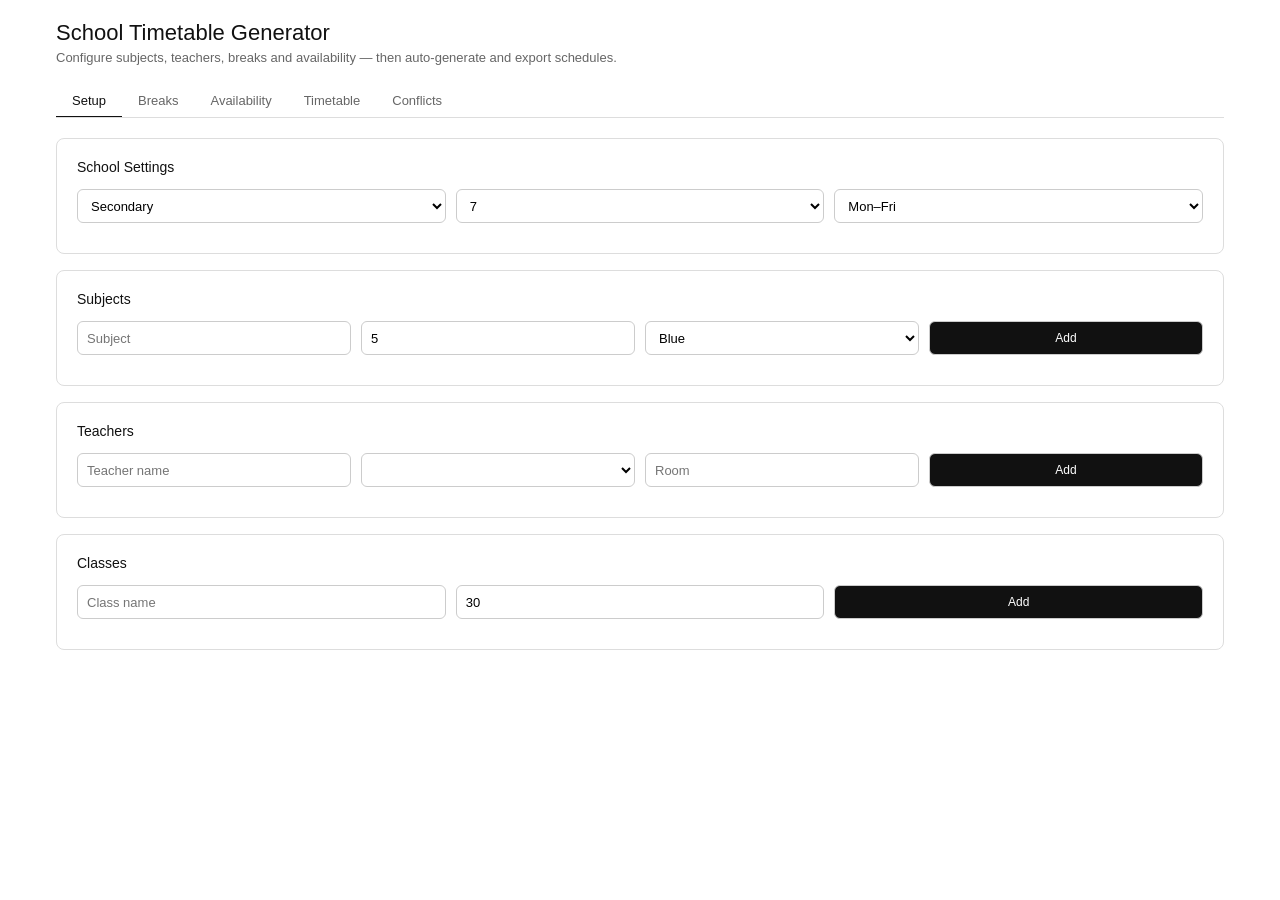
<file: autoversion.html>
<!DOCTYPE html>
<html lang="en">
<head>
<meta charset="UTF-8">
<meta name="viewport" content="width=device-width, initial-scale=1.0">
<title>School Timetable Generator</title>

<style>
*{box-sizing:border-box;margin:0;padding:0}
.app{max-width:1200px;margin:0 auto;padding:1.25rem 1rem;font-family:Arial, sans-serif;color:#111}
h1{font-size:22px;font-weight:500;margin-bottom:4px}
.subtitle{font-size:13px;color:#666;margin-bottom:1.25rem}
.tabs{display:flex;gap:0;border-bottom:1px solid #ddd;margin-bottom:1.25rem;overflow-x:auto}
.tab{padding:8px 16px;font-size:13px;cursor:pointer;border:none;background:none;color:#666;border-bottom:2px solid transparent;margin-bottom:-1px}
.tab.active{color:#111;border-bottom-color:#111;font-weight:500}
.panel{display:none}.panel.active{display:block}

.card{background:#fff;border:1px solid #ddd;border-radius:8px;padding:1.25rem;margin-bottom:1rem}
.sec{font-size:14px;font-weight:500;margin-bottom:.875rem}

.row2{display:grid;grid-template-columns:1fr 1fr;gap:10px;margin-bottom:10px}
.row3{display:grid;grid-template-columns:1fr 1fr 1fr;gap:10px;margin-bottom:10px}
.row4{display:grid;grid-template-columns:1fr 1fr 1fr 1fr;gap:10px;margin-bottom:10px}

.fg{display:flex;flex-direction:column;gap:4px}
label{font-size:12px;color:#666}

input,select{
  height:34px;
  padding:0 9px;
  border:1px solid #ccc;
  border-radius:6px;
  font-size:13px;
  background:#fff;
  width:100%;
}

.btn{
  height:34px;
  padding:0 14px;
  border:1px solid #ccc;
  border-radius:6px;
  font-size:12px;
  cursor:pointer;
  background:#fff;
}

.btn-p{background:#111;color:#fff}
.btn-d{color:red;border-color:red}

.ilist{display:flex;flex-direction:column;gap:5px;margin-top:10px}
.irow{
  display:flex;
  align-items:center;
  justify-content:space-between;
  padding:7px 10px;
  background:#f5f5f5;
  border-radius:6px;
  font-size:12px;
}

/* TIMETABLE */
.tt-wrap{overflow-x:auto}
table.tt{border-collapse:collapse;width:100%}
table.tt th,table.tt td{
  border:1px solid #ddd;
  font-size:11px;
  text-align:center;
}
table.tt th{
  background:#f5f5f5;
  padding:5px 6px;
}
table.tt td{
  background:#fff;
  cursor:pointer;
  height:50px;
}

/* EMPTY */
.empty{
  text-align:center;
  padding:2rem 1rem;
  color:#666;
  font-size:13px;
}

/* MODAL */
.modal-bg{
  display:none;
  position:fixed;
  inset:0;
  background:rgba(0,0,0,.45);
  z-index:200;
  align-items:center;
  justify-content:center;
}
.modal-bg.open{display:flex}

.modal{
  background:#fff;
  border-radius:8px;
  padding:1.25rem;
  width:360px;
  max-width:90vw;
  border:1px solid #ccc;
}

.modal h3{
  font-size:15px;
  margin-bottom:.875rem;
}

.modal-btns{
  display:flex;
  gap:7px;
  justify-content:flex-end;
  margin-top:.875rem;
}

/* TOAST */
.toast{
  position:fixed;
  bottom:24px;
  left:50%;
  transform:translateX(-50%);
  background:#111;
  color:#fff;
  padding:9px 18px;
  border-radius:6px;
  font-size:13px;
  z-index:999;
  opacity:0;
  transition:.2s;
}
.toast.show{opacity:1}

/* RESPONSIVE */
@media(max-width:640px){
  .row2,.row3,.row4{
    grid-template-columns:1fr;
  }
}
</style>
</head>

<body>

<div class="app">
<h1>School Timetable Generator</h1>
<p class="subtitle">Configure subjects, teachers, breaks and availability — then auto-generate and export schedules.</p>

<!-- TABS -->
<div class="tabs">
  <button class="tab active" onclick="showTab('setup')">Setup</button>
  <button class="tab" onclick="showTab('breaks')">Breaks</button>
  <button class="tab" onclick="showTab('avail')">Availability</button>
  <button class="tab" onclick="showTab('timetable')">Timetable</button>
  <button class="tab" onclick="showTab('conflicts')">Conflicts</button>
</div>

<!-- SETUP -->
<div id="tab-setup" class="panel active">

  <div class="card">
    <div class="sec">School Settings</div>
    <div class="row3">
      <select id="level">
        <option value="primary">Primary</option>
        <option value="secondary" selected>Secondary</option>
      </select>
      <select id="ppd">
        <option>5</option><option>6</option><option selected>7</option>
      </select>
      <select id="sdays">
        <option value="5">Mon–Fri</option>
        <option value="6">Mon–Sat</option>
      </select>
    </div>
  </div>

  <div class="card">
    <div class="sec">Subjects</div>
    <div class="row4">
      <input type="text" id="sname" placeholder="Subject">
      <input type="number" id="sper" value="5">
      <select id="scol">
        <option value="blue">Blue</option>
        <option value="teal">Teal</option>
        <option value="purple">Purple</option>
      </select>
      <button class="btn btn-p" onclick="addSubject()">Add</button>
    </div>
    <div class="ilist" id="sublist"></div>
  </div>

  <div class="card">
    <div class="sec">Teachers</div>
    <div class="row4">
      <input type="text" id="tname" placeholder="Teacher name">
      <select id="tsubj"></select>
      <input type="text" id="troom" placeholder="Room">
      <button class="btn btn-p" onclick="addTeacher()">Add</button>
    </div>
    <div class="ilist" id="tealist"></div>
  </div>

  <div class="card">
    <div class="sec">Classes</div>
    <div class="row3">
      <input type="text" id="cname" placeholder="Class name">
      <input type="number" id="csize" value="30">
      <button class="btn btn-p" onclick="addClass()">Add</button>
    </div>
    <div class="ilist" id="classlist"></div>
  </div>

</div>

<!-- BREAKS -->
<div id="tab-breaks" class="panel">
  <div class="card">
    <div class="sec">Breaks</div>
    <div id="break-cfg"></div>
  </div>
</div>

<!-- AVAILABILITY -->
<div id="tab-avail" class="panel">
  <div class="card">
    <div class="sec">Teacher Availability</div>
    <select id="avail-tea"></select>
    <div id="avail-area"></div>
  </div>
</div>

<!-- TIMETABLE -->
<div id="tab-timetable" class="panel">
  <div class="card">
    <button class="btn btn-p" onclick="generateAll()">Auto Generate</button>
    <div id="tt-area">
      <div class="empty">Add data and generate timetable</div>
    </div>
  </div>
</div>

<!-- CONFLICTS -->
<div id="tab-conflicts" class="panel">
  <div class="card">
    <div id="conflict-area"></div>
  </div>
</div>

</div>

<!-- MODAL -->
<div class="modal-bg" id="slot-modal">
  <div class="modal">
    <h3>Edit Slot</h3>
    <select id="m-sub"></select>
    <select id="m-tea"></select>
    <input type="text" id="m-room">
    <div class="modal-btns">
      <button class="btn btn-d" onclick="clearSlot()">Clear</button>
      <button class="btn" onclick="closeModal()">Cancel</button>
      <button class="btn btn-p" onclick="saveSlot()">Save</button>
    </div>
  </div>
</div>

<div class="toast" id="toast"></div>

<script>

// ===== CONSTANTS =====
const D5=['Monday','Tuesday','Wednesday','Thursday','Friday'];
const D6=['Monday','Tuesday','Wednesday','Thursday','Friday','Saturday'];
const DS5=['Mon','Tue','Wed','Thu','Fri'];
const DS6=['Mon','Tue','Wed','Thu','Fri','Sat'];

const COLS={
blue:{bg:'#E6F1FB',tx:'#0C447C'},
teal:{bg:'#E1F5EE',tx:'#085041'},
purple:{bg:'#EEEDFE',tx:'#3C3489'},
amber:{bg:'#FAEEDA',tx:'#633806'},
coral:{bg:'#FAECE7',tx:'#712B13'}
};

const BC={
blue:'b-blue',
teal:'b-teal',
purple:'b-purple',
amber:'b-amber',
coral:'b-coral'
};

// ===== GLOBAL STATE =====
let subjects=[];
let teachers=[];
let classes=[];
let timetables={};
let breaks={};
let availability={};
let editSlot=null;

// ===== SETTINGS HELPERS =====
const gD=()=>parseInt(document.getElementById('sdays').value)||5;
const gP=()=>parseInt(document.getElementById('ppd').value)||7;
const gDN=()=>gD()===6?D6:D5;
const gDS=()=>gD()===6?DS6:DS5;

function pad(n){return n.toString().padStart(2,'0')}

// ===== PERIOD LABELS =====
function getPLabels(){
  const start='08:00'.split(':').map(Number);
  const dur=45;
  const lbs=[];
  let m=start[0]*60+start[1];

  for(let i=0;i<gP();i++){
    const h1=Math.floor(m/60);
    const m1=m%60;
    const h2=Math.floor((m+dur)/60);
    const m2=(m+dur)%60;

    lbs.push(`P${i+1} ${pad(h1)}:${pad(m1)}–${pad(h2)}:${pad(m2)}`);
    m+=dur;
  }
  return lbs;
}

// ===== TAB SYSTEM =====
function showTab(t){
  ['setup','breaks','avail','timetable','conflicts'].forEach((id,i)=>{
    document.querySelectorAll('.tab')[i].classList.toggle('active',id===t);
    document.getElementById('tab-'+id).classList.toggle('active',id===t);
  });
}

// =====================
// SUBJECTS
// =====================
function addSubject(){
  const n=document.getElementById('sname').value.trim();
  if(!n)return toast('Enter subject name');

  subjects.push({
    id:Date.now(),
    name:n,
    periods:parseInt(document.getElementById('sper').value)||5,
    color:document.getElementById('scol').value
  });

  document.getElementById('sname').value='';
  renderSubjects();
  syncSubjSels();
}

function removeSubject(id){
  subjects=subjects.filter(s=>s.id!==id);
  renderSubjects();
  syncSubjSels();
}

function renderSubjects(){
  const el=document.getElementById('sublist');

  el.innerHTML=subjects.length
    ? subjects.map(s=>`
      <div class="irow">
        <span>${s.name} (${s.periods}/wk)</span>
        <button class="btn btn-d" onclick="removeSubject(${s.id})">Remove</button>
      </div>
    `).join('')
    : '<div class="empty">No subjects yet</div>';
}

function syncSubjSels(){
  const opts='<option value="">Select</option>'+
    subjects.map(s=>`<option value="${s.id}">${s.name}</option>`).join('');

  document.getElementById('tsubj').innerHTML=opts;

  const ms=document.getElementById('m-sub');
  if(ms){
    ms.innerHTML='<option value="">Free</option>'+subjects.map(s=>`
      <option value="${s.id}">${s.name}</option>`).join('');
  }
}

// =====================
// TEACHERS
// =====================
function addTeacher(){
  const n=document.getElementById('tname').value.trim();
  const sid=parseInt(document.getElementById('tsubj').value);

  if(!n)return toast('Enter teacher name');
  if(!sid)return toast('Select subject');

  teachers.push({
    id:Date.now(),
    name:n,
    subjectId:sid,
    room:document.getElementById('troom').value.trim()
  });

  document.getElementById('tname').value='';
  document.getElementById('troom').value='';

  renderTeachers();
}

function removeTeacher(id){
  teachers=teachers.filter(t=>t.id!==id);
  delete availability[id];
  renderTeachers();
}

function renderTeachers(){
  const el=document.getElementById('tealist');

  el.innerHTML=teachers.length
    ? teachers.map(t=>{
        const sub=subjects.find(s=>s.id===t.subjectId);
        return `
        <div class="irow">
          <span>${t.name} (${sub?sub.name:''})</span>
          <button class="btn btn-d" onclick="removeTeacher(${t.id})">Remove</button>
        </div>`;
      }).join('')
    : '<div class="empty">No teachers yet</div>';
}

// =====================
// CLASSES
// =====================
function addClass(){
  const n=document.getElementById('cname').value.trim();

  if(!n)return toast('Enter class name');

  const cls={
    id:Date.now(),
    name:n,
    size:parseInt(document.getElementById('csize').value)||30
  };

  classes.push(cls);
  timetables[cls.id]=mkTT();

  document.getElementById('cname').value='';

  renderClasses();
}

function removeClass(id){
  classes=classes.filter(c=>c.id!==id);
  delete timetables[id];
  renderClasses();
}

function renderClasses(){
  const el=document.getElementById('classlist');

  el.innerHTML=classes.length
    ? classes.map(c=>`
      <div class="irow">
        <span>${c.name} (${c.size})</span>
        <button class="btn btn-d" onclick="removeClass(${c.id})">Remove</button>
      </div>
    `).join('')
    : '<div class="empty">No classes yet</div>';
}

// ===== TIMETABLE STRUCTURE =====
function mkTT(){
  const tt=[];
  for(let d=0;d<6;d++){
    tt.push([]);
    for(let p=0;p<8;p++)tt[d].push(null);
  }
  return tt;
}

// ===== TOAST =====
function toast(msg){
  const el=document.getElementById('toast');
  el.textContent=msg;
  el.classList.add('show');
  setTimeout(()=>el.classList.remove('show'),3000);
}

// =====================
// BREAK SYSTEM
// =====================
function renderBreakCfg(){
  const lbs=getPLabels();

  document.getElementById('break-cfg').innerHTML=
    Array.from({length:gP()},(_,i)=>{
      const k=`p${i}`;
      const v=breaks[k]||'';

      return `
      <div class="irow">
        <span>${lbs[i]}</span>
        <select onchange="setBreak(${i},this.value)">
          <option value="" ${!v?'selected':''}>Lesson</option>
          <option value="break" ${v==='break'?'selected':''}>Break</option>
          <option value="lunch" ${v==='lunch'?'selected':''}>Lunch</option>
        </select>
      </div>`;
    }).join('');
}

function setBreak(p,v){
  if(v)breaks[`p${p}`]=v;
  else delete breaks[`p${p}`];
}

// =====================
// AVAILABILITY SYSTEM
// =====================
function renderAvail(){
  const tid=parseInt(document.getElementById('avail-tea').value);
  const area=document.getElementById('avail-area');

  if(!tid){
    area.innerHTML='<div class="empty">Select teacher</div>';
    return;
  }

  if(!availability[tid])availability[tid]={};

  const d=gD(),p=gP(),dns=gDS(),lbs=getPLabels();

  let html='<table class="tt"><tr><th></th>';

  dns.forEach(day=>{
    html+=`<th>${day}</th>`;
  });

  html+='</tr>';

  for(let pi=0;pi<p;pi++){
    if(breaks[`p${pi}`])continue;

    html+=`<tr><td>${lbs[pi]}</td>`;

    for(let di=0;di<d;di++){
      const key=`${di}-${pi}`;
      const blocked=availability[tid][key];

      html+=`
      <td onclick="toggleAvail(${tid},'${key}')"
          style="background:${blocked?'#FCEBEB':'#E8F5E9'};cursor:pointer">
          ${blocked?'✕':'✓'}
      </td>`;
    }

    html+='</tr>';
  }

  html+='</table>';
  area.innerHTML=html;
}

function toggleAvail(tid,key){
  if(!availability[tid])availability[tid]={};

  if(availability[tid][key]){
    delete availability[tid][key];
  } else {
    availability[tid][key]=true;
  }

  renderAvail();
}

// =====================
// AUTO GENERATION ENGINE
// =====================
function generateAll(){

  if(!subjects.length)return toast('Add subjects first');
  if(!teachers.length)return toast('Add teachers first');
  if(!classes.length)return toast('Add classes first');

  const d=gD();
  const p=gP();

  classes.forEach(cls=>{

    const tt=mkTT();

    // AVAILABLE SLOTS
    const slots=[];
    for(let di=0;di<d;di++){
      for(let pi=0;pi<p;pi++){
        if(!breaks[`p${pi}`]){
          slots.push({di,pi});
        }
      }
    }

    // REQUIRED SUBJECT SLOTS
    const needed=[];

    subjects.forEach(s=>{
      const tea=teachers.filter(t=>t.subjectId===s.id);

      if(!tea.length)return;

      for(let i=0;i<s.periods;i++){
        needed.push({
          subjectId:s.id,
          teacherId:tea[i % tea.length].id
        });
      }
    });

    shuffle(needed);

    let ni=0;

    for(const {di,pi} of slots){

      if(ni>=needed.length)break;

      const item=needed[ni];

      // CHECK AVAILABILITY
      if(!(availability[item.teacherId] &&
           availability[item.teacherId][`${di}-${pi}`])){

        tt[di][pi]=item;
        ni++;
      }
    }

    timetables[cls.id]=tt;
  });

  toast('Timetable generated!');
}

// =====================
// SHUFFLE
// =====================
function shuffle(arr){
  for(let i=arr.length-1;i>0;i--){
    const j=Math.floor(Math.random()*(i+1));
    [arr[i],arr[j]]=[arr[j],arr[i]];
  }
  return arr;
}


</body>
</html>
</file>
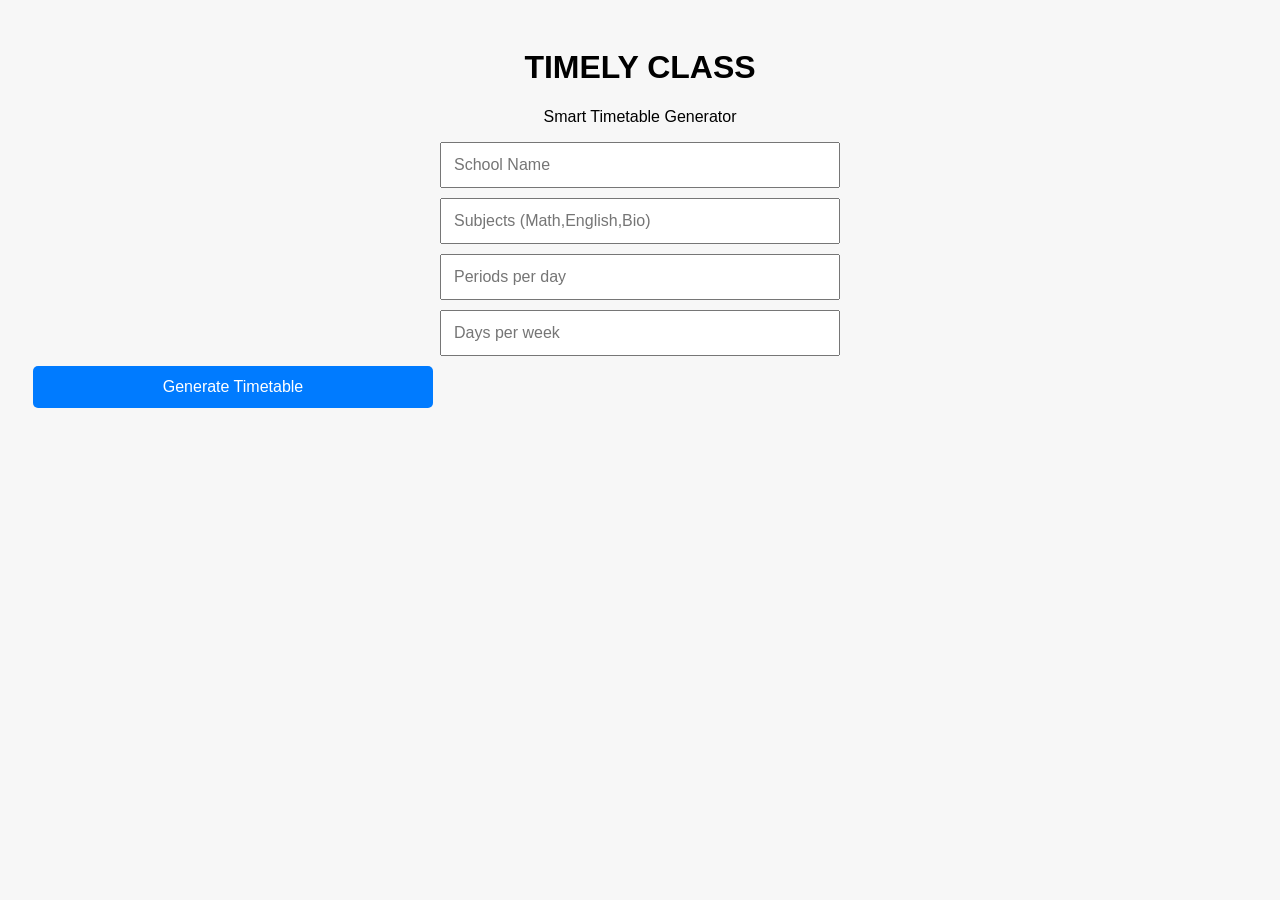
<file: parametertable.html>
<!DOCTYPE html>
<html lang="en">
<head>
  <meta charset="UTF-8">
  <title>TIMELY CLASS</title>
  <link rel="stylesheet" href="style.css">
</head>
<body>

  <div class="container">
    <h1>TIMELY CLASS</h1>
    <p>Smart Timetable Generator</p>

    <!-- FORM -->
    <div class="form">
      <input id="schoolName" placeholder="School Name">
      <input id="subjects" placeholder="Subjects (Math,English,Bio)">
      <input id="periods" type="number" placeholder="Periods per day">
      <input id="days" type="number" placeholder="Days per week">

      <button onclick="generate()">Generate Timetable</button>
    </div>

    <!-- OUTPUT -->
    <div id="output"></div>
  </div>

  <script src="app.js"></script>
</body>
</html>
</file>
<file: style.css>
body {
  font-family: Arial, sans-serif;
  padding: 20px;
  background: #f7f7f7;
  text-align: center;
}
#login-container {
  width: 100%;
  max-width: 400px;
  margin: 0 auto;
}

.logo {
  display: block;
  margin: 0 auto 15px auto;
  height: 90px;
  width: auto;
}

input, button {
  display: block;
  margin: 10px auto;
  padding: 12px;
  width: 100%;
  max-width: 400px;   /* SAME as container */
  font-size: 16px;
  box-sizing: border-box;
}

button {
  cursor: pointer;
  background-color: #007BFF;
  color: white;
  border: none;
  border-radius: 5px;
  margin: 5px;
}

button:hover {
  background-color: #0056b3;
}

#timetable-grid {
  border-collapse: collapse;
  width: 100%;
  max-width: 900px;
  margin: 20px auto;
}

#timetable-grid th, #timetable-grid td {
  border: 1px solid #ccc;
  padding: 10px;
  text-align: center;
}

#timetable-grid td[contenteditable="true"] {
  background-color: #fffbea;
}

.category-btn {
  padding: 10px 20px;
  margin: 5px;
  border-radius: 5px;
  background-color: #28a745;
  color: white;
  border: none;
  cursor: pointer;
}

.category-btn:hover {
  background-color: #1e7e34;
}

@media (max-width: 768px) {
  #timetable-grid, input, button {
    width: 95%;
  }
}
/* Header wrapper: logo on the left, title next to it */
.header {
  display: flex;          /* horizontal layout */
  align-items: center;    /* vertically align logo and title */
  gap: 10px;              /* space between logo and title */
  margin-bottom: 15px;
}

/* Logo size: standard blog size */
.logo {
  display: block;     /* makes it behave like a block element */
  margin: 0 auto;     /* automatically centers horizontally */
  height: 150px;       /* readable size */
  width: auto;        /* keep aspect ratio */
}
</file>
